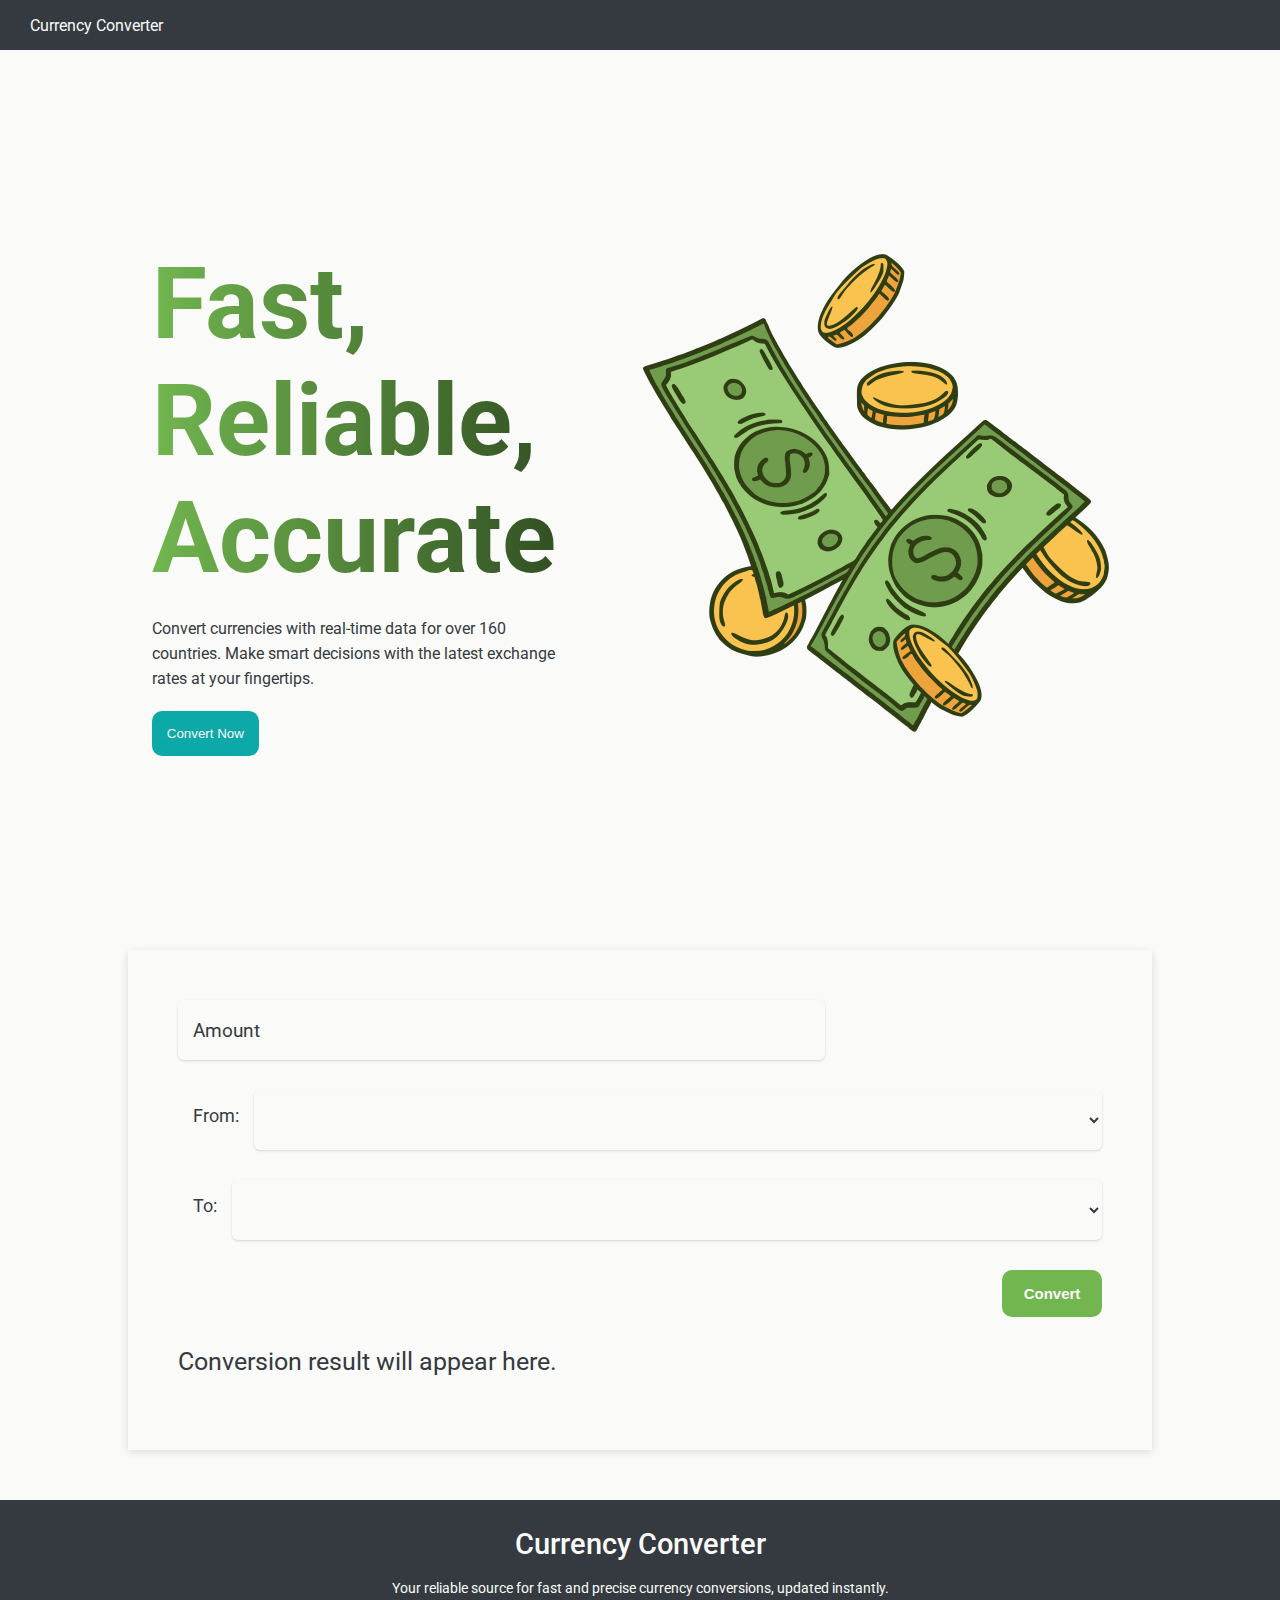
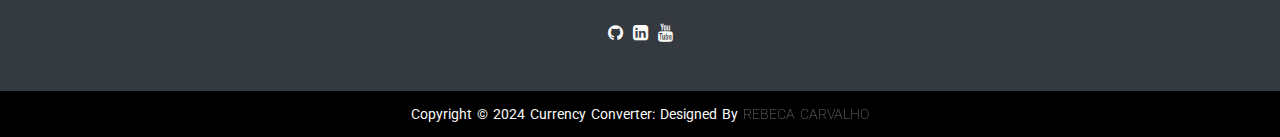
<file: index.html>
<!DOCTYPE html>
<html lang="en">
<head>
    <meta charset="UTF-8">
    <meta name="viewport" content="width=device-width, initial-scale=1.0">
    <link href="styles.css" rel="stylesheet">
    <link href="responsive.css" rel="stylesheet">
    <link rel="stylesheet" href="https://stackpath.bootstrapcdn.com/font-awesome/4.7.0/css/font-awesome.min.css">
    <link rel="icon" href="favicon.ico" type="image/x-icon">
    <link rel="icon" href="favicon.ico?v=1.0" type="image/x-icon">
    <title>Currency Converter</title>
</head>
<body>
    <header>
        <div class="container">
            <nav>
                <ul>
                    <li><a>Currency Converter</a></li>
                </ul>
            </nav>
        </div>
    </header>
    <main>
        <section id="frontPage">
            <div class="row">          
            <div class="contentWrapper">
                <div class="content">
                    <h1>Fast, Reliable, Accurate</h1>
                    <p>Convert currencies with real-time data for over 160 countries. Make smart decisions with the latest exchange rates at your fingertips.</p>
                    <button id="convertNow">Convert Now</button>  
                </div>
            </div>
                <div class="imgWrapper">
                    <img src="cash.png" alt="">
                </div>  
        </div>
        </section>
        <!-- Conversion Form -->
         <div id="box">
                <div class="input-field">
                    <input type="text" id="amount" required spellcheck="false"/>
                    <label>Amount</label>
                    <span id="errorMessage" style="color: red; display: none;">Enter a valid number!</span>
                </div>
            <div class="convertBox">
                <p>From:</p>
                <select id="fromCurrency">
                    <!-- Currency options will go here -->
                </select>  
            </div>
            <div class="convertBox">
                <p>To:</p>
                 <select id="toCurrency">
                <!-- Currency options will go here -->
                </select>
            </div>
        </section>
        <div class="btn">
            <button id="convertButton">Convert</button>
        </div>
        <!-- Conversion Result -->
        <section id="result">
            <p id="conversionResult">Conversion result will appear here.</p>
        </section>
         </div>
    </main>
    <footer>
        <div class="footer-content">
            <h3>Currency Converter</h3>
            <p>Your reliable source for fast and precise currency conversions, updated instantly.</p>
            <ul class="socials">
                <li><a href="https://github.com/rebecarv" target="_blank"> <i class="fa fa-github"></i></a></li>
                <li><a href="https://www.linkedin.com/in/rebeca-carvalho/" target="_blank"> <i class="fa fa-linkedin-square"></i></a></li>
                <li><a href="https://www.youtube.com/channel/UCRrt6_7bQ71PMZpWIwDiYIA/" target="_blank"> <i class="fa fa-youtube"></i></a></li>
            </ul>
        </div>
        <div class="footer-bottom">
            <p>Copyright &copy; 2024 Currency Converter: designed by <span>Rebeca Carvalho</span></p>
        </div>
    </footer>
    <script src="script.js"></script>
</body>
</html>
</file>
<file: styles.css>
@import url('https://fonts.googleapis.com/css2?family=Roboto:wght@400;500;700&display=swap');

/* Base Styles */
*, *::before, *::after {
    box-sizing: border-box;
}

* {
    padding: 0;
    border: 0;
    margin: 0;
}

/* Variables */
:root {
    /* Color Variables */
    --white: #FAFAF8;
    --black: #343A40;
    --primary-color: #71B64F;
    --accent-color: #0DA8A8;
    --complementary-color: #0C535C;
    --shadow: #5c5c5c83;


    /* Font Variables */
  --font-family: 'Roboto', sans-serif;
  --font-regular: 400;
  --font-medium: 500;
  --font-bold: 700;
}

body {
    font-family: var(--font-family);
    font-weight: var(--font-regular);
    background-color: var(--white);
    color: var(--black);
    overflow-x: hidden;
  }

nav {
    background-color: var(--black);
    box-shadow: var(--shadow);
}

nav ul{
    width: 100%;
    list-style: none;
    display: flex;
    justify-content: flex-end;
}

nav li {
    height: 50px;
}

nav a {
    height: 100%;
    padding: 0 30px;
    text-decoration: none;
    display: flex;
    align-items: center;
    color: var(--white)
}

nav li:first-child {
    margin-right: auto;
}

/* main text and image */
#cover {
    background-color: var(--white);
    text-align: right;
    width: 100%;
}

#frontPage {
    width: 100%;
    min-height: 100vh;
    display: grid;
    place-items: center;
    padding: 50px;
    justify-content: center;
    align-items: center;
}

.row {
    width: 80%;
    max-width: 1170px;
    display: grid;
    grid-template-columns: repeat(2, 1fr);
    grid-gap: 50px;
}

.imgWrapper {
    max-width: 100%; /* Ensure wrapper takes full width available */
}

.row .imgWrapper img {
    max-width: 500px;
    height: auto;
    padding-bottom: 10px;
    transition: 0.3s;
}

.row .imgWrapper:hover img {
    transform: scale(1.10);
}

.row .contentWrapper {
    width:100%;
    display: flex;
    justify-content: center;
    align-items: center;
    padding-right: 10%;
}

.row .contentWrapper h1 {
    background: linear-gradient(to right, #71B64F, #325023);
    background-clip: text;
    color: transparent;
    font-weight: var(--font-bold);
    font-size: 100px;
    padding-bottom: 20px;
}

.row .contentWrapper p {
    font-size: 16px;
    font-weight: var(--font-regular);
    line-height: 25px;
    padding-bottom: 20px;
}

.row .contentWrapper button {
    background-color: var(--accent-color);
    color: var(--white);
    font-weight: var(--font-medium);
    border-radius: 10px;
    padding: 15px;
}

.row .contentWrapper button:hover {
    cursor:pointer;
    box-shadow: rgba(0, 0, 0, 0.16) 0px 3px 6px, rgba(0, 0, 0, 0.23) 0px 3px 6px;
    background-color: var(--primary-color);
}

#box {
    background-color: var(--white);
    width: 80%;
    max-width: 1170px;
    height: 500px;
    margin-left: auto;
    margin-right: auto;
    margin-bottom: 50px;
    padding: 50px;
    box-shadow: rgba(99, 99, 99, 0.2) 0px 2px 8px 0px;
}

#box .convertBox {
    display: flex;
    flex-direction: row;
    padding-top: 30px;
}
.input-field {
    position: relative; 
    flex: 1;
}

.input-field input {
    width: 70%;
    height: 60px;
    border-radius: 6px;
    font-size: 18px;
    padding: 0 15px;
    box-shadow: rgba(0, 0, 0, 0.1) 0px 1px 3px 0px, rgba(0, 0, 0, 0.06) 0px 1px 2px 0px;
    background: transparent;
    outline: none;
    color: var(--black);
}

.input-field label {
    position: absolute;
    top: 50%;
    left: 15px;
    transform: translateY(-50%);
    color: var(--black);
    font-size: 19px;
    pointer-events: none;
    transition: .3s;
}

input:focus {
    box-shadow: rgba(0, 0, 0, 0.1) 0px 1px 3px 0px, rgba(0, 0, 0, 0.06) 0px 1px 2px 0px;
}

input:focus ~ label,
input:valid ~ label {
    top: 0;
    font-size: 16px;
    padding: 0;
    background: var(--white);
}

.convertBox select {
    width: 80%;
    height: 60px;
    border-radius: 6px;
    font-size: 18px;
    padding: 0 15px;
    box-shadow: rgba(0, 0, 0, 0.1) 0px 1px 3px 0px, rgba(0, 0, 0, 0.06) 0px 1px 2px 0px;
    background: transparent;
    outline: none;
    color: var(--black);
    flex: 1;
}

.convertBox p {
    font-size: 18px;
    padding: 15px;
    justify-content: flex-start;
}

.btn {
    display: flex;
    padding-top: 30px;
    padding-bottom: 30px;
    flex-direction: row-reverse;
}

#convertButton {
    background-color: var(--primary-color);
    color: var(--white);
    font-weight: var(--font-bold);
    width: 100px;
    border-radius: 10px;
    padding: 15px;
    font-size: 15px;
    justify-content: flex-end;
}
    
 button:hover {
    cursor:pointer;
    box-shadow: rgba(0, 0, 0, 0.16) 0px 3px 6px, rgba(0, 0, 0, 0.23) 0px 3px 6px;
}

#conversionResult {
    font-size: 25px;
    padding: auto;
}

footer {
    bottom: 0;
    left: 0;
    right: 0;
    background: var(--black);
    color: var(--white);
    box-shadow: var(--shadow);
    height: auto;
    width: 100%;
    padding-top: 20px;
}

.footer-content {
    display: flex;
    align-items: center;
    justify-content: center;
    flex-direction: column;
    text-align: center;
}

.footer-content h3 {
    font-size: 1.8rem;
    font-weight: var(--font-medium);
    line-height: 3rem;
}

.footer-content p {
    max-width: 500px;
    margin: 10px auto;
    line-height: 20px;
    font-size: 14px;
}

.socials {
    list-style: none;
    display: flex;
    align-items: center;
    justify-content: center;
    margin: 1rem 0 3rem 0;
}

.socials li {
    margin: 0 5px;
}

.socials a {
    text-decoration: none;
    color: var(--white);
}

.socials a i {
    font-size: 1.1rem;
    transition: color .4s ease;
}

.socials a:hover i {
    color: var(--accent-color);
}

.footer-bottom {
    background: #000;
    width: 100%;
    padding: 15px 0;
    text-align: center;
}

.footer-bottom p {
    font-size: 14px;
    word-spacing: 2px;
    text-transform: capitalize;
}
.footer-bottom span {
    text-transform: uppercase;
    opacity: .4;
    font-weight: 200;
}
</file>
<file: responsive.css>
@media (max-width: 991px) {
    .row {
        display: grid;
        grid-template-columns: 1fr;
        grid-gap: 50px;
    }

    .row .contentWrapper {
        padding-right: 0;
    }
}

@media (max-width: 768px) {
    .row .imgWrapper img {
        max-width: 400px;
    }
    .row {
        width: 90%;
        grid-template-columns: 1fr;
        text-align: center; 
    }

    .row .contentWrapper {
        padding: 20px;
        padding-right: 0;
        text-align: center;
    }

    .row .contentWrapper h1 {
        font-size: 70px;
    }
    
    .row .contentWrapper p {
        line-height: 24px;
}
    
    #conversionResult {
        font-size: 20px;
}
    
    #frontPage {
        padding: 30px;
    }
    
    .row {
        width: 100%;
        max-width: 500px;
        grid-gap: 30px;
    }
}

@media (max-width: 575px) {
    .row .imgWrapper img {
        max-width: 300px;
        
    }

    .row .contentWrapper h1 {
        font-size: 50px;
    }
    
    .row .contentWrapper p {
        font-size: 15px;
        line-height: 22px;
}
    .row .contentWrapper a {
        font-size: 15px;
        line-height: 22px;
    }       

    .footer-content h3 {
        font-size: 1.1rem;
    }
    
    .footer-content p {
        font-size: 12px;
    }
    
    .socials li {
        margin: 0 10px;
    }
    
    .socials a i {
        font-size: 20px;
    }
    
    .footer-bottom {
        padding: 10px 0;
    }
    
    .footer-bottom p {
        font-size: 12px;
    }
}
</file>
